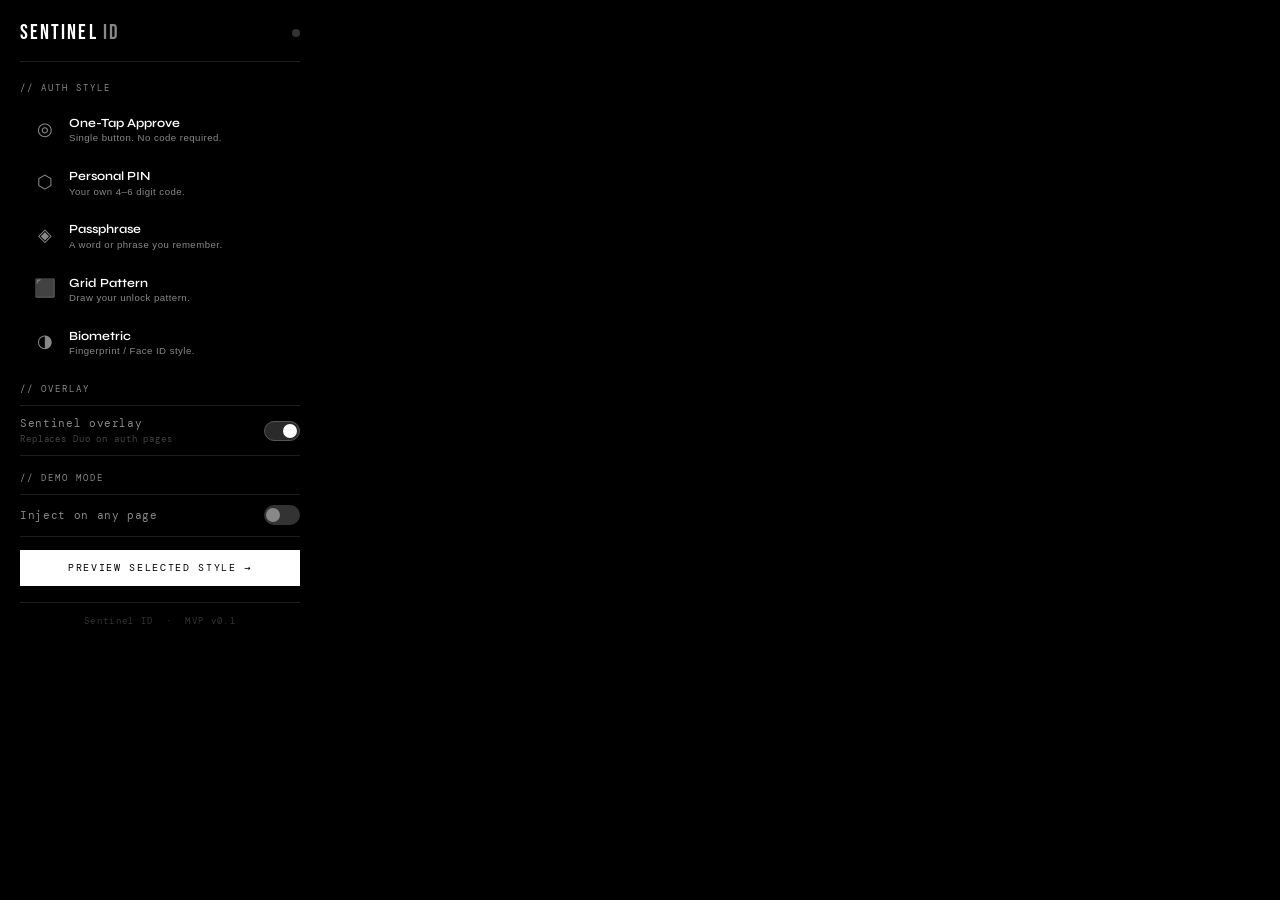
<file: sentinel-ext/popup/popup.html>
<!DOCTYPE html>
<html lang="en">
<head>
  <meta charset="UTF-8"/>
  <meta name="viewport" content="width=device-width, initial-scale=1.0"/>
  <title>Sentinel ID</title>
  <link href="https://fonts.googleapis.com/css2?family=Bebas+Neue&family=DM+Mono:wght@400;500&family=Syne:wght@600;700&display=swap" rel="stylesheet">
  <link rel="stylesheet" href="popup.css"/>
</head>
<body>
  <div class="popup">

    <header class="popup-header">
      <div class="logo">SENTINEL <span>ID</span></div>
      <div class="status-dot" id="status-dot"></div>
    </header>

    <div class="section-label">// Auth Style</div>
    <div class="style-list" id="style-list">

      <button class="style-btn" data-style="minimal" title="A single tap — no code, no friction.">
        <div class="style-icon">◎</div>
        <div class="style-info">
          <div class="style-name">One-Tap Approve</div>
          <div class="style-desc">Single button. No code required.</div>
        </div>
        <div class="style-check">✓</div>
      </button>

      <button class="style-btn" data-style="pin" title="Enter a short PIN you set yourself.">
        <div class="style-icon">⬡</div>
        <div class="style-info">
          <div class="style-name">Personal PIN</div>
          <div class="style-desc">Your own 4–6 digit code.</div>
        </div>
        <div class="style-check">✓</div>
      </button>

      <button class="style-btn" data-style="passphrase" title="Type a memorable word or phrase.">
        <div class="style-icon">◈</div>
        <div class="style-info">
          <div class="style-name">Passphrase</div>
          <div class="style-desc">A word or phrase you remember.</div>
        </div>
        <div class="style-check">✓</div>
      </button>

      <button class="style-btn" data-style="pattern" title="Draw a pattern on a grid.">
        <div class="style-icon">⬛</div>
        <div class="style-info">
          <div class="style-name">Grid Pattern</div>
          <div class="style-desc">Draw your unlock pattern.</div>
        </div>
        <div class="style-check">✓</div>
      </button>

      <button class="style-btn" data-style="biometric" title="Simulate a biometric prompt.">
        <div class="style-icon">◑</div>
        <div class="style-info">
          <div class="style-name">Biometric</div>
          <div class="style-desc">Fingerprint / Face ID style.</div>
        </div>
        <div class="style-check">✓</div>
      </button>

    </div>

    <div class="section-label" style="margin-top:1rem">// Overlay</div>
    <div class="demo-row">
      <div class="demo-label-group">
        <span class="demo-label">Sentinel overlay</span>
        <span class="demo-sublabel" id="overlay-sublabel">Replaces Duo on auth pages</span>
      </div>
      <label class="toggle">
        <input type="checkbox" id="overlay-toggle" checked/>
        <span class="track"><span class="thumb"></span></span>
      </label>
    </div>

    <div class="section-label" style="margin-top:1rem">// Demo Mode</div>
    <div class="demo-row">
      <span class="demo-label">Inject on any page</span>
      <label class="toggle">
        <input type="checkbox" id="demo-toggle"/>
        <span class="track"><span class="thumb"></span></span>
      </label>
    </div>

    <button class="preview-btn" id="preview-btn">Preview Selected Style →</button>

    <footer class="popup-footer">
      Sentinel ID &nbsp;·&nbsp; MVP v0.1
    </footer>

  </div>
  <script src="popup.js"></script>
</body>
</html>
</file>
<file: sentinel-ext/popup/popup.css>
@import url('https://fonts.googleapis.com/css2?family=Bebas+Neue&family=DM+Mono:wght@400;500&family=Syne:wght@600;700&display=swap');

*, *::before, *::after { box-sizing: border-box; margin: 0; padding: 0; }

:root {
  --black:      #000;
  --white:      #fff;
  --gray:       #888;
  --dim:        #333;
  --border:     #1c1c1c;
  --accent:     #fff;
  --green:      #4ade80;
}

body {
  width: 320px;
  background: var(--black);
  color: var(--white);
  font-family: 'DM Mono', monospace;
  -webkit-font-smoothing: antialiased;
}

.popup { padding: 1.25rem; }

/* ── HEADER ── */
.popup-header {
  display: flex;
  align-items: center;
  justify-content: space-between;
  margin-bottom: 1.25rem;
  padding-bottom: 1rem;
  border-bottom: 1px solid var(--border);
}

.logo {
  font-family: 'Bebas Neue', sans-serif;
  font-size: 1.3rem;
  letter-spacing: 0.1em;
  color: var(--white);
}

.logo span { color: var(--gray); }

.status-dot {
  width: 8px; height: 8px;
  border-radius: 50%;
  background: var(--dim);
  transition: background 0.3s;
}
.status-dot.active { background: var(--green); box-shadow: 0 0 6px var(--green); }

/* ── SECTION LABEL ── */
.section-label {
  font-size: 0.58rem;
  letter-spacing: 0.22em;
  text-transform: uppercase;
  color: var(--gray);
  margin-bottom: 0.6rem;
}

/* ── STYLE BUTTONS ── */
.style-list {
  display: flex;
  flex-direction: column;
  gap: 2px;
  margin-bottom: 0.25rem;
}

.style-btn {
  display: flex;
  align-items: center;
  gap: 0.75rem;
  background: transparent;
  border: 1px solid transparent;
  color: var(--white);
  padding: 0.65rem 0.75rem;
  cursor: pointer;
  text-align: left;
  transition: border-color 0.15s, background 0.15s;
  position: relative;
  width: 100%;
}

.style-btn:hover {
  background: #0d0d0d;
  border-color: var(--dim);
}

.style-btn.selected {
  background: #0d0d0d;
  border-color: #444;
}

.style-icon {
  font-size: 1.1rem;
  width: 1.5rem;
  text-align: center;
  color: var(--gray);
  flex-shrink: 0;
  transition: color 0.15s;
}

.style-btn.selected .style-icon { color: var(--white); }

.style-info { flex: 1; }

.style-name {
  font-family: 'Syne', sans-serif;
  font-size: 0.78rem;
  font-weight: 600;
  color: var(--white);
  margin-bottom: 0.15rem;
}

.style-desc {
  font-size: 0.6rem;
  color: var(--gray);
  letter-spacing: 0.05em;
}

.style-check {
  font-size: 0.65rem;
  color: var(--green);
  opacity: 0;
  transition: opacity 0.15s;
  flex-shrink: 0;
}

.style-btn.selected .style-check { opacity: 1; }

/* ── DEMO TOGGLE ── */
.demo-row {
  display: flex;
  align-items: center;
  justify-content: space-between;
  padding: 0.65rem 0;
  border-top: 1px solid var(--border);
  border-bottom: 1px solid var(--border);
  margin-bottom: 0.85rem;
}

.demo-label {
  font-size: 0.68rem;
  color: var(--gray);
  letter-spacing: 0.06em;
}

.toggle input { display: none; }

.track {
  display: flex;
  align-items: center;
  width: 36px; height: 20px;
  background: var(--dim);
  border-radius: 10px;
  cursor: pointer;
  transition: background 0.2s;
  padding: 2px;
}

.toggle input:checked + .track { background: #2a2a2a; border: 1px solid #555; }

.thumb {
  width: 14px; height: 14px;
  background: var(--gray);
  border-radius: 50%;
  transition: transform 0.2s, background 0.2s;
}

.toggle input:checked + .track .thumb {
  transform: translateX(16px);
  background: var(--white);
}

/* ── PREVIEW BUTTON ── */
.preview-btn {
  width: 100%;
  font-family: 'DM Mono', monospace;
  font-size: 0.65rem;
  letter-spacing: 0.16em;
  text-transform: uppercase;
  background: var(--white);
  color: var(--black);
  border: none;
  padding: 0.7rem 1rem;
  cursor: pointer;
  margin-bottom: 1rem;
  transition: background 0.15s;
}

.preview-btn:hover { background: #ddd; }

/* ── FOOTER ── */
.popup-footer {
  font-size: 0.55rem;
  letter-spacing: 0.15em;
  color: var(--dim);
  text-align: center;
  padding-top: 0.75rem;
  border-top: 1px solid var(--border);
}

/* ── Overlay toggle sublabel ── */
.demo-label-group {
  display: flex;
  flex-direction: column;
  gap: 0.15rem;
}

.demo-sublabel {
  font-size: 0.55rem;
  letter-spacing: 0.1em;
  color: #444;
  transition: color 0.2s;
}

/* Standby dot — overlay on but demo off */
.status-dot.standby {
  background: #fff;
  box-shadow: none;
}
</file>
